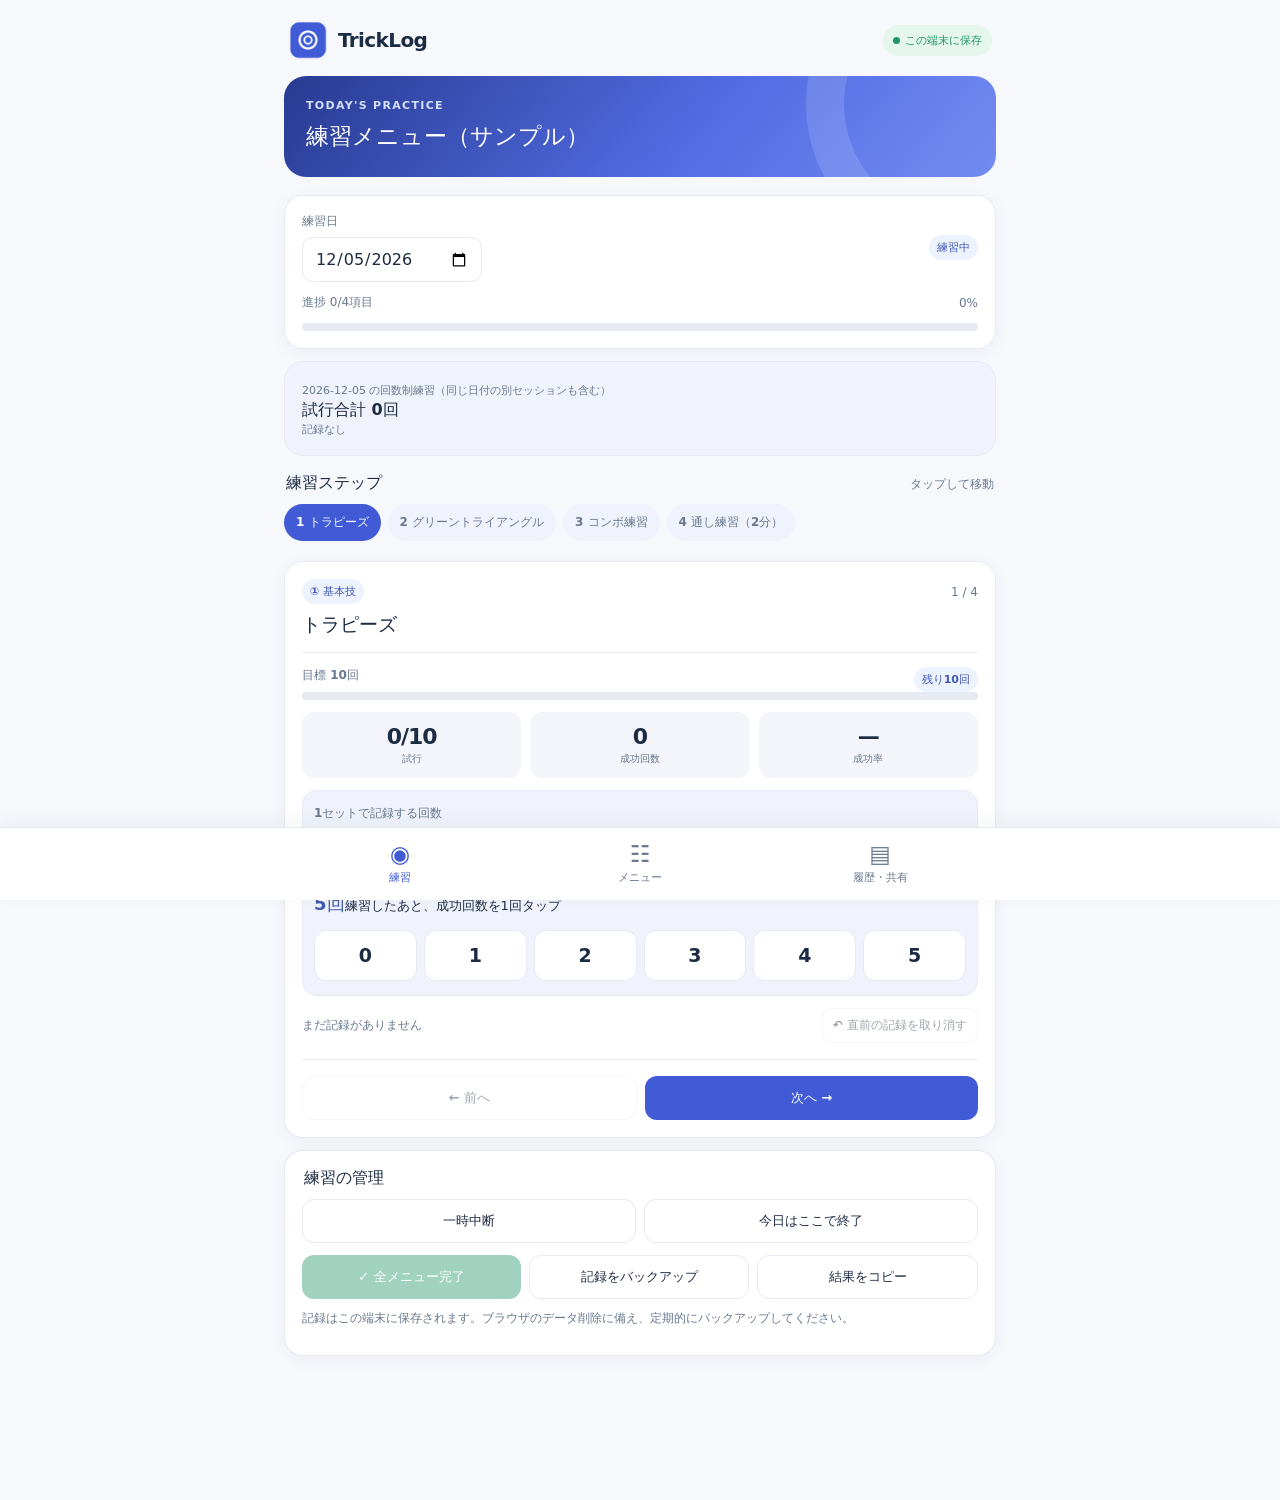
<file: index.html>
<!doctype html>
<html lang="ja"><head>
<meta charset="utf-8">
<meta name="viewport" content="width=device-width, initial-scale=1, viewport-fit=cover">
<meta name="theme-color" content="#f7f8fc">
<meta name="apple-mobile-web-app-capable" content="yes">
<meta name="apple-mobile-web-app-status-bar-style" content="default">
<meta name="apple-mobile-web-app-title" content="TrickLog">
<meta name="description" content="オフライン対応・自由な練習メニューと回数制練習記録">
<link rel="manifest" href="./manifest.webmanifest">
<link rel="icon" href="./icons/icon-192-v111.png">
<link rel="apple-touch-icon" sizes="180x180" href="./icons/icon-180-v111.png">
<link rel="stylesheet" href="./styles.css">
<title>TrickLog | 練習ログ</title>
</head><body>
<div class="shell">
<header class="topbar"><div class="brand"><img class="brand-mark" src="./icons/icon-192-v111.png" alt=""><div><strong>TrickLog</strong></div></div><div class="local-pill"><span class="local-dot"></span>この端末に保存</div></header>
<main id="app" aria-live="polite"></main>
<nav class="bottomnav" aria-label="メインメニュー">
<button type="button" data-nav="practice" class="nav-btn"><span class="nav-icon">◉</span><span>練習</span></button>
<button type="button" data-nav="menu" class="nav-btn"><span class="nav-icon">☷</span><span>メニュー</span></button>
<button type="button" data-nav="history" class="nav-btn"><span class="nav-icon">▤</span><span>履歴・共有</span></button>
</nav></div>
<div id="toast" role="status" aria-live="polite"></div><div id="modal-root"></div>
<script src="./app.js" defer></script>
<script>
// Production preserves installed PWA path and identity; preview uses a different origin.
window.addEventListener('load', () => {
 if (!('serviceWorker' in navigator) || location.protocol !== 'https:') return;
 const production = location.hostname === 'kensuke44.github.io' &&
   /^\/tricklog(?:\/|$)/.test(location.pathname);
 const preview = /(?:\.netlify\.app|\.pages\.dev)$/.test(location.hostname);
 if (production || preview) navigator.serviceWorker.register('./sw.js', {scope:'./'})
   .catch(error => console.warn('TrickLog SW update unavailable', error));
});
</script>
</body></html>
</file>
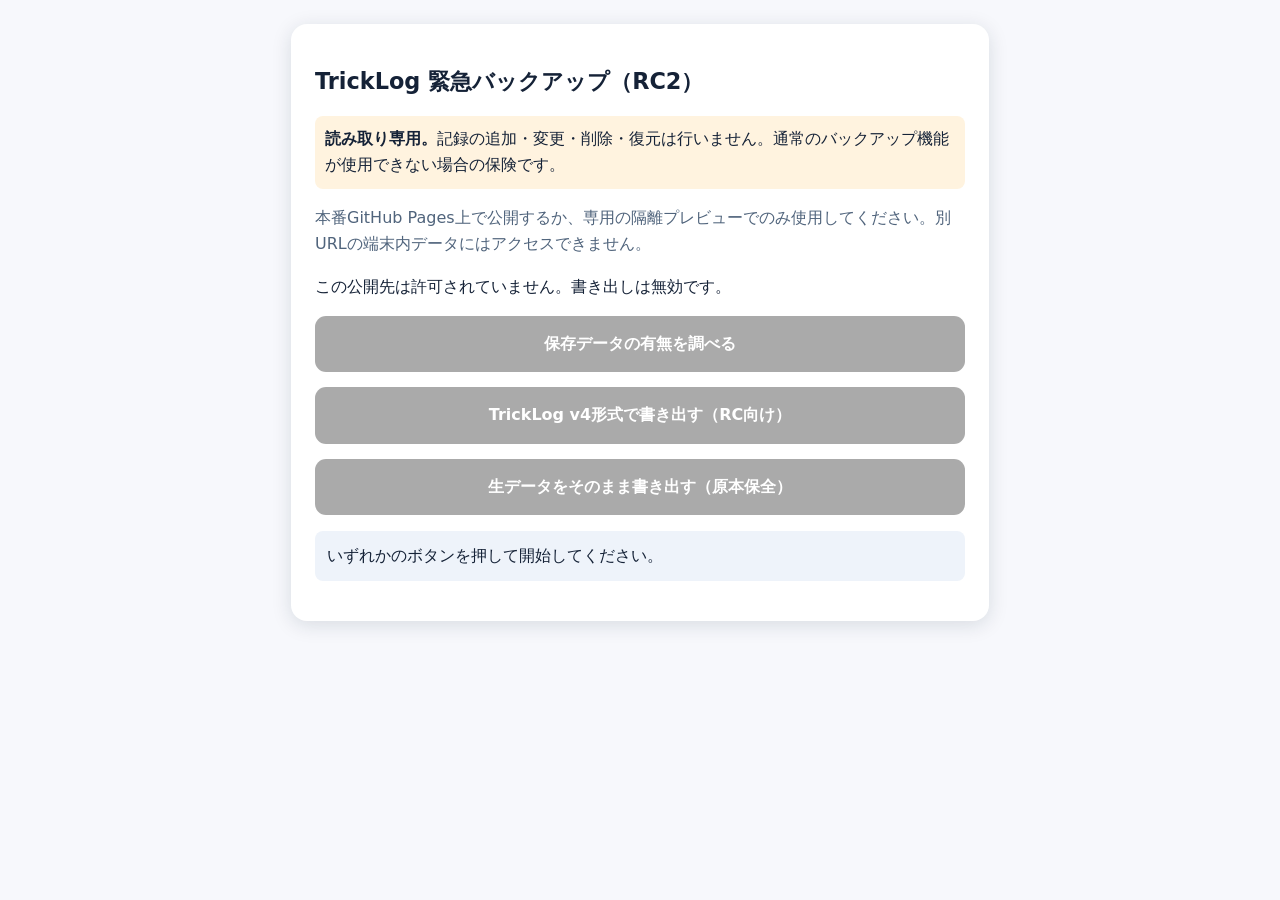
<file: emergency-backup.html>
<!doctype html>
<html lang="ja">
<head>
<meta charset="utf-8">
<meta name="viewport" content="width=device-width,initial-scale=1">
<meta http-equiv="Content-Security-Policy" content="default-src 'none'; script-src 'unsafe-inline'; style-src 'unsafe-inline'; connect-src 'none'; img-src 'none'; object-src 'none'; form-action 'none'; base-uri 'none'">
<title>TrickLog 緊急バックアップ（読み取り専用）</title>
<style>
 body{font:16px/1.65 system-ui,sans-serif;background:#f7f8fc;color:#152237;margin:0;padding:24px}main{max-width:650px;margin:auto;background:white;border-radius:16px;padding:24px;box-shadow:0 4px 20px #1232}h1{font-size:1.4rem}button{display:block;width:100%;font:inherit;font-weight:700;background:#365bd9;color:white;padding:15px;border:0;border-radius:11px;margin-top:15px}button:disabled{background:#aaa}.note{color:#50647c}#msg{white-space:pre-wrap;border-radius:8px;background:#eef3fa;padding:12px;overflow-wrap:anywhere}.warning{background:#fff3df;padding:10px;border-radius:8px}code{word-break:break-all}
</style>
</head>
<body><main>
<h1>TrickLog 緊急バックアップ（RC2）</h1>
<p class="warning"><strong>読み取り専用。</strong>記録の追加・変更・削除・復元は行いません。通常のバックアップ機能が使用できない場合の保険です。</p>
<p class="note">本番GitHub Pages上で公開するか、専用の隔離プレビューでのみ使用してください。別URLの端末内データにはアクセスできません。</p>
<p id="environment"></p>
<button id="inspect">保存データの有無を調べる</button>
<button id="export">TrickLog v4形式で書き出す（RC向け）</button>
<button id="raw">生データをそのまま書き出す（原本保全）</button>
<p id="msg" role="status">いずれかのボタンを押して開始してください。</p>
<script>
'use strict';
(()=>{
 const prod=location.hostname==='kensuke44.github.io'&&/^\/tricklog(?:\/|$)/.test(location.pathname);
 const preview=location.hostname==='kaleidoscopic-pony-1a4322.netlify.app' || location.hostname.endsWith('.netlify.app');
 const key=prod?'tricklog_v1':preview?'tricklog_phase7_rc_preview_v1':null;
 const $=id=>document.getElementById(id);
 const show=message=>{$('msg').textContent=message;};
 $('environment').textContent=key?`対象保存キー: ${key}`:'この公開先は許可されていません。書き出しは無効です。';
 if(!key){for(const id of ['inspect','export','raw'])$(id).disabled=true;return;}
 const read=()=>{
  const raw=localStorage.getItem(key);
  if(!raw)throw Error('端末に保存されたTrickLogデータが見つかりません。ブラウザ・サイトURL・プロファイルを確認してください。');
  return raw;
 };
 const check=raw=>{
  const parsed=JSON.parse(raw);
  if(!parsed||!parsed.menu||!Array.isArray(parsed.menu.steps)||!Array.isArray(parsed.history)||!parsed.active)
    throw Error('保存状態の基本構造を確認できません。生データ保全ボタンなら内容をそのまま保存できます。');
  return parsed;
 };
 function download(file,value){
  const blob=new Blob([value],{type:'application/json;charset=utf-8'});
  const url=URL.createObjectURL(blob);
  const a=document.createElement('a');a.href=url;a.download=file;document.body.appendChild(a);a.click();a.remove();
  setTimeout(()=>URL.revokeObjectURL(url),10000);
 }
 const stamp=()=>new Date().toISOString().replace(/[:.]/g,'-');
 $('inspect').addEventListener('click',()=>{
  try{
   const raw=read(),d=check(raw);
   show(`保存データあり。メニュー ${d.menu.steps.length}項目／履歴 ${d.history.length}件／改善テスト ${Array.isArray(d.improvementTests)?d.improvementTests.length:0}件。\n読み取りのみを実施しました。`);
  }catch(e){show('検査結果: '+e.message);}
 });
 $('export').addEventListener('click',()=>{
  try{
   const d=check(read());
   const envelope={kind:'tricklog-backup',version:4,exported:new Date().toISOString(),data:d};
   download('TrickLog_EMERGENCY_v4_'+stamp()+'.json',JSON.stringify(envelope,null,2));
   show('v4形式のダウンロードを要求しました。ファイルが保存されたか端末で確認してください。元データは変更していません。');
  }catch(e){show('書き出しを中止しました: '+e.message);}
 });
 $('raw').addEventListener('click',()=>{
  try{
   const raw=read();
   // This file is a byte-for-byte-preserving JSON string wrapper; useful even if the app's state schema is invalid.
   const envelope={kind:'tricklog-emergency-raw',version:1,exported:new Date().toISOString(),origin:location.origin,storageKey:key,rawState:raw};
   download('TrickLog_EMERGENCY_RAW_'+stamp()+'.json',JSON.stringify(envelope,null,2));
   show('生データ保全ファイルのダウンロードを要求しました。通常のTrickLogバックアップとしてそのまま復元せず、修復用の原本として保管してください。元データは変更していません。');
  }catch(e){show('書き出しを中止しました: '+e.message);}
 });
})();
</script>
</main></body></html>
</file>
<file: styles.css>
:root{font-family:Inter,"Hiragino Kaku Gothic ProN","Yu Gothic",system-ui,-apple-system,sans-serif;color-scheme:light;--bg:#f7f8fc;--surface:#fff;--surface2:#f0f3fb;--surface3:#f3f5fa;--field:#fff;--text:#1c2b44;--sub:#687990;--line:#e5eaf3;--primary:#405bd5;--primary-muted:#edf2ff;--primary-text:#4059b2;--good:#21956c;--bad:#d9505e;--warn:#fff5df;--warn-text:#8a631e;--hero1:#283b91;--hero2:#526ce3;--hero3:#738cf2;--shadow:#22335b0b;--nav:#fff;--trial:#e8edf6;--okbg:#e0f5ea;--ngbg:#fce8ea;--pill-ok:#e5f6ed;--pill-warning:#fff3df;font-synthesis:none;-webkit-tap-highlight-color:transparent}
@media(prefers-color-scheme:dark){:root:not([data-theme='light']){color-scheme:dark;--bg:#101621;--surface:#1c2534;--surface2:#252f40;--surface3:#263246;--field:#222e40;--text:#f1f5fc;--sub:#b0bdcf;--line:#374456;--primary:#6884f5;--primary-muted:#303e62;--primary-text:#bfceff;--good:#35b98a;--bad:#e76c7c;--warn:#403421;--warn-text:#f5ce7e;--hero1:#26356d;--hero2:#334e9f;--hero3:#4965b2;--shadow:#0006;--nav:#192332;--trial:#37465b;--okbg:#23483e;--ngbg:#4b303b;--pill-ok:#245345;--pill-warning:#554526}}
:root[data-theme='dark']{color-scheme:dark;--bg:#101621;--surface:#1c2534;--surface2:#252f40;--surface3:#263246;--field:#222e40;--text:#f1f5fc;--sub:#b0bdcf;--line:#374456;--primary:#6884f5;--primary-muted:#303e62;--primary-text:#bfceff;--good:#35b98a;--bad:#e76c7c;--warn:#403421;--warn-text:#f5ce7e;--hero1:#26356d;--hero2:#334e9f;--hero3:#4965b2;--shadow:#0006;--nav:#192332;--trial:#37465b;--okbg:#23483e;--ngbg:#4b303b;--pill-ok:#245345;--pill-warning:#554526}
*{box-sizing:border-box}body{margin:0;color:var(--text);background:var(--bg)}button,input,select,textarea{font:inherit}button{cursor:pointer;color:inherit}button:disabled{opacity:.42;cursor:not-allowed}.shell{max-width:760px;margin:0 auto;min-height:100vh;padding-bottom:108px}.topbar{display:flex;align-items:center;justify-content:space-between;padding:20px 18px 16px;gap:10px}.brand{display:flex;align-items:center;gap:10px}.brand-mark{display:block;width:40px;height:40px;border-radius:13px;object-fit:cover;flex:0 0 40px}.brand strong{font-size:20px;letter-spacing:-.6px}.local-pill{font-size:11px;border-radius:24px;padding:8px 10px;background:var(--pill-ok);color:var(--good);font-weight:750;white-space:nowrap}.local-dot{display:inline-block;width:7px;height:7px;background:var(--good);border-radius:50%;margin-right:5px}.page{padding:0 17px 24px}.hero{background:linear-gradient(130deg,var(--hero1),var(--hero2) 58%,var(--hero3));color:white;padding:23px 22px;border-radius:22px;position:relative;overflow:hidden;margin-bottom:18px}.hero:after{content:"";position:absolute;width:230px;height:230px;border:38px solid #fff2;border-radius:50%;top:-125px;right:-116px;pointer-events:none}.hero .eyebrow{font-size:11px;font-weight:800;letter-spacing:.12em;color:#d5e0ff;position:relative;z-index:1}.hero h1{font-size:23px;margin:9px 0 2px;line-height:1.35;position:relative;z-index:1}.hero p{margin:8px 0 0;font-size:12px;line-height:1.7;color:#e5ebff;position:relative;z-index:1}.sectionbar{display:flex;align-items:baseline;justify-content:space-between;gap:8px;margin:17px 2px 10px}.sectionbar h2{font-size:16px;margin:0}.muted{color:var(--sub);font-size:12px}.card{background:var(--surface);border:1px solid var(--line);border-radius:19px;padding:17px;box-shadow:0 4px 18px var(--shadow);margin-bottom:12px}.card.soft{background:var(--surface2);box-shadow:none}.field{margin-bottom:14px}.field>label{font-size:12px;font-weight:800;display:block;margin-bottom:7px;color:var(--sub)}.field input:not([type='radio']):not([type='checkbox']),.field select,.field textarea,select.input,input.input,textarea.input{display:block;width:100%;border:1px solid var(--line);border-radius:11px;padding:11px 12px;background:var(--field);min-height:43px;color:var(--text);outline:none}.field input:focus,.field textarea:focus,.field select:focus{border-color:var(--primary);outline:2px solid var(--primary-muted)}.field textarea{min-height:72px;resize:vertical}.btn{border:0;border-radius:12px;padding:12px 14px;font-size:13px;font-weight:800;background:var(--surface2);color:var(--text);transition:transform .1s}.btn:active,.nav-btn:active{transform:scale(.985)}.btn.primary{color:#fff;background:var(--primary)}.btn.green{color:#fff;background:#21956c}.btn.red{color:#fff;background:#c7485a}.btn.line{border:1px solid var(--line);background:var(--surface)}.btn.plain{background:transparent;color:var(--primary-text)}.btn.small{padding:8px 10px;font-size:12px;border-radius:9px}.btn.wide{width:100%}.btnrow{display:flex;flex-wrap:wrap;gap:8px}.btnrow .fill{flex:1}.statgrid{display:grid;grid-template-columns:repeat(3,1fr);gap:9px}.stat{background:var(--surface3);padding:12px 8px;border-radius:12px;text-align:center}.stat b{font-size:22px;display:block;letter-spacing:-1px}.stat small{display:block;font-size:10px;color:var(--sub);margin-top:3px}.progress{height:8px;border-radius:20px;background:var(--line);overflow:hidden}.progress div{height:100%;background:var(--primary);border-radius:20px;transition:width .2s}.pill{font-size:11px;font-weight:800;background:var(--primary-muted);color:var(--primary-text);padding:5px 8px;border-radius:20px;display:inline-block}.pill.done{background:var(--pill-ok);color:var(--good)}.pill.warn{background:var(--pill-warning);color:var(--warn-text)}.step-head{display:flex;align-items:center;justify-content:space-between;gap:12px}.step-title{font-size:19px;margin:7px 0 5px;line-height:1.4}.step-meta{font-size:12px;color:var(--sub);line-height:1.5}.step-nav{display:flex;gap:7px;overflow-x:auto;scrollbar-width:thin;margin:10px 0 14px;padding-bottom:6px}.step-chip{white-space:nowrap;background:var(--surface2);border:1px solid transparent;border-radius:20px;padding:9px 11px;font-size:12px;font-weight:800;color:var(--sub)}.step-chip.active{background:var(--primary);color:#fff}.step-chip.complete{border-color:var(--good);color:var(--good);background:var(--pill-ok)}.bigactions{display:grid;grid-template-columns:1fr 1fr;gap:10px;margin:14px 0}.bigactions button{padding:21px 4px;font-size:17px;border-radius:14px}.row{display:flex;align-items:center;justify-content:space-between;gap:10px}.row-top{align-items:flex-start}.note{font-size:12px;color:var(--sub);line-height:1.65;margin:10px 0}.subsection{padding-top:14px;border-top:1px solid var(--line);margin-top:14px}.subsection h3{font-size:14px;margin:0 0 10px}.rating-group{display:flex;gap:6px}.rating-group button{flex:1;border:1px solid var(--line);color:var(--sub);background:var(--field);border-radius:9px;padding:11px 4px;font-size:12px;font-weight:800;min-width:0}.rating-group button.selected{background:var(--primary-muted);border-color:var(--primary);color:var(--primary-text)}.rating-group button.selected.bad{background:var(--ngbg);border-color:var(--bad);color:var(--bad)}.rating-group button.selected.mid{background:var(--warn);border-color:var(--warn-text);color:var(--warn-text)}.skillrow{border-bottom:1px solid var(--line);padding:11px 0}.skillrow:last-child{border:0}.skillrow .skillname{font-size:13px;font-weight:750;line-height:1.55;margin-bottom:7px}.inline-label{font-size:12px;font-weight:750;color:var(--sub);margin-bottom:8px}.trial-summary{background:var(--primary-muted);border:1px solid var(--line);padding:14px;border-radius:12px}.trial-history{display:flex;gap:6px;flex-wrap:wrap;margin-top:10px}.trial-dot{font-size:11px;font-weight:800;min-width:30px;padding:7px 5px;text-align:center;background:var(--trial);border-radius:8px;color:var(--sub)}.trial-dot.ok{background:var(--okbg);color:var(--good)}.trial-dot.ng{background:var(--ngbg);color:var(--bad)}.optionrow{display:flex;gap:6px;flex-wrap:wrap}.optionrow label{flex:1;min-width:58px;position:relative}.optionrow input{position:absolute;opacity:0;width:1px;height:1px;pointer-events:none}.optionrow span{display:block;text-align:center;border:1px solid var(--line);border-radius:9px;padding:9px 4px;font-size:12px;font-weight:750}.optionrow input:checked+span{background:var(--primary-muted);border-color:var(--primary);color:var(--primary-text)}.edititem{border:1px solid var(--line);padding:14px;border-radius:14px;margin-bottom:10px;background:var(--surface)}.edititem h3{font-size:14px;margin:0 0 8px}.mini{font-size:11px;color:var(--sub);line-height:1.6}.historyentry{border:1px solid var(--line);border-radius:14px;padding:13px;margin-bottom:9px;background:var(--surface)}.historyentry h3{font-size:14px;margin:0 0 4px}.bottomnav{position:fixed;bottom:0;left:0;right:0;display:flex;justify-content:center;gap:0;background:var(--nav);border-top:1px solid var(--line);box-shadow:0 -6px 20px var(--shadow);padding:8px max(10px,env(safe-area-inset-right)) calc(9px + env(safe-area-inset-bottom));z-index:20}.nav-btn{background:transparent;border:0;flex:1;max-width:240px;display:flex;flex-direction:column;align-items:center;gap:4px;padding:6px;color:var(--sub);font-size:11px;font-weight:800}.nav-btn.active{color:var(--primary)}.nav-icon{font-size:23px;line-height:24px}.alert{background:var(--warn);border-radius:12px;padding:12px;color:var(--warn-text);font-size:12px;line-height:1.65}.okbox{background:var(--pill-ok);border-radius:12px;padding:12px;color:var(--good);font-size:12px;line-height:1.65}#toast{position:fixed;bottom:90px;left:50%;transform:translateX(-50%) translateY(10px);background:#253450;color:white;opacity:0;pointer-events:none;border-radius:11px;padding:11px 18px;z-index:40;font-size:12px;max-width:90vw;text-align:center;transition:.2s}#toast.show{opacity:1;transform:translateX(-50%) translateY(0)}#modal-root:not(:empty){position:fixed;inset:0;z-index:30;display:flex;align-items:center;justify-content:center;background:#10234288;padding:20px}.modal{width:min(100%,440px);background:var(--surface);padding:22px;border-radius:20px;max-height:86vh;overflow:auto}.modal h2{margin:0 0 8px;font-size:19px}.modal p{font-size:13px;line-height:1.7;color:var(--sub)}.divider{height:1px;background:var(--line);margin:16px 0}.empty{text-align:center;padding:45px 17px;color:var(--sub)}.empty strong{display:block;font-size:17px;color:var(--text);margin-bottom:8px}.empty .glyph{display:block;font-size:38px;margin-bottom:14px}.group-label{font-size:12px;font-weight:800;color:var(--primary-text);margin:15px 0 6px}.top-margin{margin-top:12px}.theme-choices{display:grid;grid-template-columns:repeat(3,1fr);gap:8px}.theme-choice{border:1px solid var(--line);background:var(--field);padding:12px 6px;border-radius:10px;font-size:13px;font-weight:800}.theme-choice[aria-pressed="true"]{border-color:var(--primary);color:var(--primary-text);background:var(--primary-muted)}
@media(min-width:730px){.page{padding-left:24px;padding-right:24px}.topbar{padding-left:28px;padding-right:28px}}@media(max-width:360px){.local-pill{font-size:9px;padding:6px}.topbar{padding:14px 12px}.page{padding:0 10px}.card{padding:13px}.rating-group button{font-size:11px;padding:10px 2px}}
/* v1.1.0 revision: easy per-skill editor */
.skill-editor{border:1px solid var(--line);background:var(--surface2);padding:12px;border-radius:13px;margin-bottom:14px}
.skill-edit-card{border:1px solid var(--line);background:var(--surface);padding:11px;border-radius:11px;margin:10px 0}
.skill-edit-card .field{margin-top:10px;margin-bottom:4px}
.skill-add{border-top:1px dashed var(--line);padding-top:12px;margin-top:12px}
.skill-add .field{margin-bottom:9px}
.tiny-badge{font-size:11px;border-radius:7px;padding:5px 7px;background:var(--primary-muted);color:var(--primary-text);font-weight:750}

/* v1.2.0: instant batch count selection, usable on small phones */
.batch-panel{border:1px solid var(--line);border-radius:15px;padding:14px 11px;background:var(--surface2)}
.batch-size-row{display:grid;grid-template-columns:repeat(2,minmax(0,1fr));gap:9px}
.batch-prompt{font-size:13px;line-height:1.65;margin:15px 0 11px;color:var(--text)}
.batch-prompt strong{font-size:18px;color:var(--primary-text)}
.batch-numbers{display:grid;grid-template-columns:repeat(6,minmax(0,1fr));gap:7px}
.batch-number{min-width:0;min-height:51px;padding:4px 0;border:1px solid var(--line);background:var(--surface);border-radius:12px;color:var(--text);font-size:19px;font-weight:800;touch-action:manipulation}
.batch-number:active{background:var(--primary-muted);border-color:var(--primary);transform:scale(.95)}
.batch-number:disabled{opacity:.42}
.batch-history{display:flex;gap:6px;flex-wrap:wrap;margin-top:10px}
.batch-chip{font-size:11px;line-height:1.5;background:var(--primary-muted);color:var(--primary-text);border-radius:9px;padding:7px 9px;font-weight:750}
@media(max-width:355px){.batch-numbers{gap:5px}.batch-number{font-size:17px;min-height:47px}}

/* Phase 2 DEV: keep improvements inside the existing step panel. */
.improve-box{border:1px solid var(--line);background:var(--surface2);border-radius:14px;padding:12px;margin-bottom:14px}
.improve-box .row strong{font-size:13px}
.improve-compare{display:grid;grid-template-columns:repeat(2,minmax(0,1fr));gap:8px;margin-top:11px}
.improve-compare>div{background:var(--surface);border:1px solid var(--line);border-radius:10px;padding:9px 7px;min-width:0}
.improve-compare span{display:block;font-size:10px;color:var(--sub);margin-bottom:4px}
.improve-compare strong{display:block;font-size:13px;white-space:normal;overflow-wrap:anywhere}
.improve-memo{margin-top:12px;background:var(--surface);border-radius:10px;padding:9px 11px;border:1px solid var(--line)}
.improve-memo summary{font-size:12px;color:var(--primary-text);font-weight:750;cursor:pointer}
.improve-memo .field{margin:12px 0 0}
.improve-history{padding:4px 0}
.improve-row{padding:8px 3px;border-bottom:1px solid var(--line);display:flex;gap:10px;flex-wrap:wrap;justify-content:space-between;font-size:12px}
.improve-row .mini{width:100%}

/* Phase 3 DEV: tappable improvement records and transactional editor */
.improve-row-button{width:100%;border:0;background:transparent;color:var(--text);text-align:left;cursor:pointer;min-height:49px;align-items:center;font:inherit}
.improve-row-button:active,.improve-baseline-edit:active{background:var(--primary-muted)}
.improve-row-button strong{font-size:12px}
.improve-row-memo{display:block;width:100%;color:var(--sub)}
.improve-baseline-edit{width:100%;border:1px solid var(--line);border-radius:10px;text-align:left;background:var(--surface);color:var(--primary-text);font-size:12px;font-weight:750;padding:10px;min-height:44px}
.improve-date-separator{text-align:center;border-bottom:1px dotted var(--line);padding:6px 0;font-weight:750}
.improve-completed-item{margin-top:9px;padding:10px 0;border-top:1px solid var(--line)}
.improve-completed-item .btn{white-space:normal;text-align:left;line-height:1.5}
.improve-attempt-count{min-width:38px;text-align:center;padding:9px 2px}
.batch-number.improve-selected{border:2px solid var(--primary);background:var(--primary-muted);color:var(--primary-text);box-shadow:0 0 0 1px var(--primary);font-weight:900}

/* Phase 4 DEV: out-of-menu improvements are deliberately not on practice screen. */
.offmenu-group{border-top:1px solid var(--line);margin-top:12px;padding:13px 0 2px}
.offmenu-group>strong{font-size:14px;line-height:1.6}
.offmenu-group .btnrow{flex-wrap:wrap}
.offmenu-group .btnrow button{min-width:130px}
</file>
